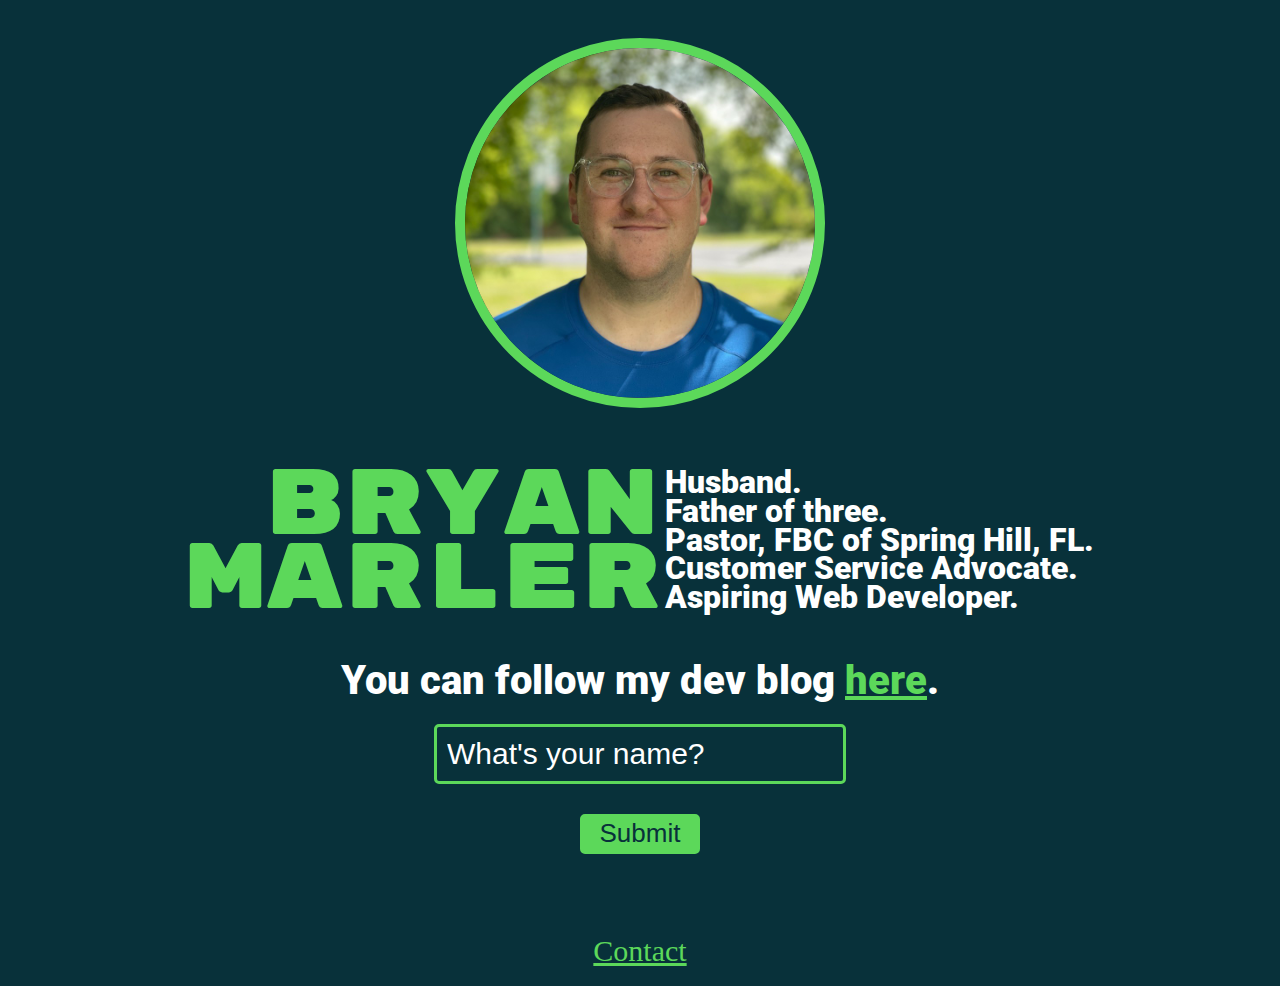
<file: index.html>
<!DOCTYPE html>
<html lang="en">
<head>
    <meta charset="UTF-8">
    <meta http-equiv="X-UA-Compatible" content="IE=edge">
    <meta name="viewport" content="width=device-width, initial-scale=1" /> 
    <link href="./style.css" rel="stylesheet">
    <script src="./scripts/script.js"></script>
    <title>Bryan Marler</title>
</head>
<body id="home">
    <img class="headshot" src="./images/header.jpeg">
    <div class="container">
        <div id="name">Bryan<br>Marler</div>
        <div></div>
        <div id="aboutMe">Husband. <br> Father of three. <br> Pastor, FBC of Spring Hill, FL. <br> Customer Service Advocate. <br> Aspiring Web Developer.</div>
    </div>
    <p id="blogLink">You can follow my dev blog <a href="./devblog.html">here</a>.</p>
    <input id="uname" type="text" placeholder="What's your name?">
    <button id="greetButton" onclick=greeting()>Submit</button>
    <p id="hello"></p>
</body>
<nav>
    <a href="./contact.html">Contact</a>
</nav>
</html>
</file>
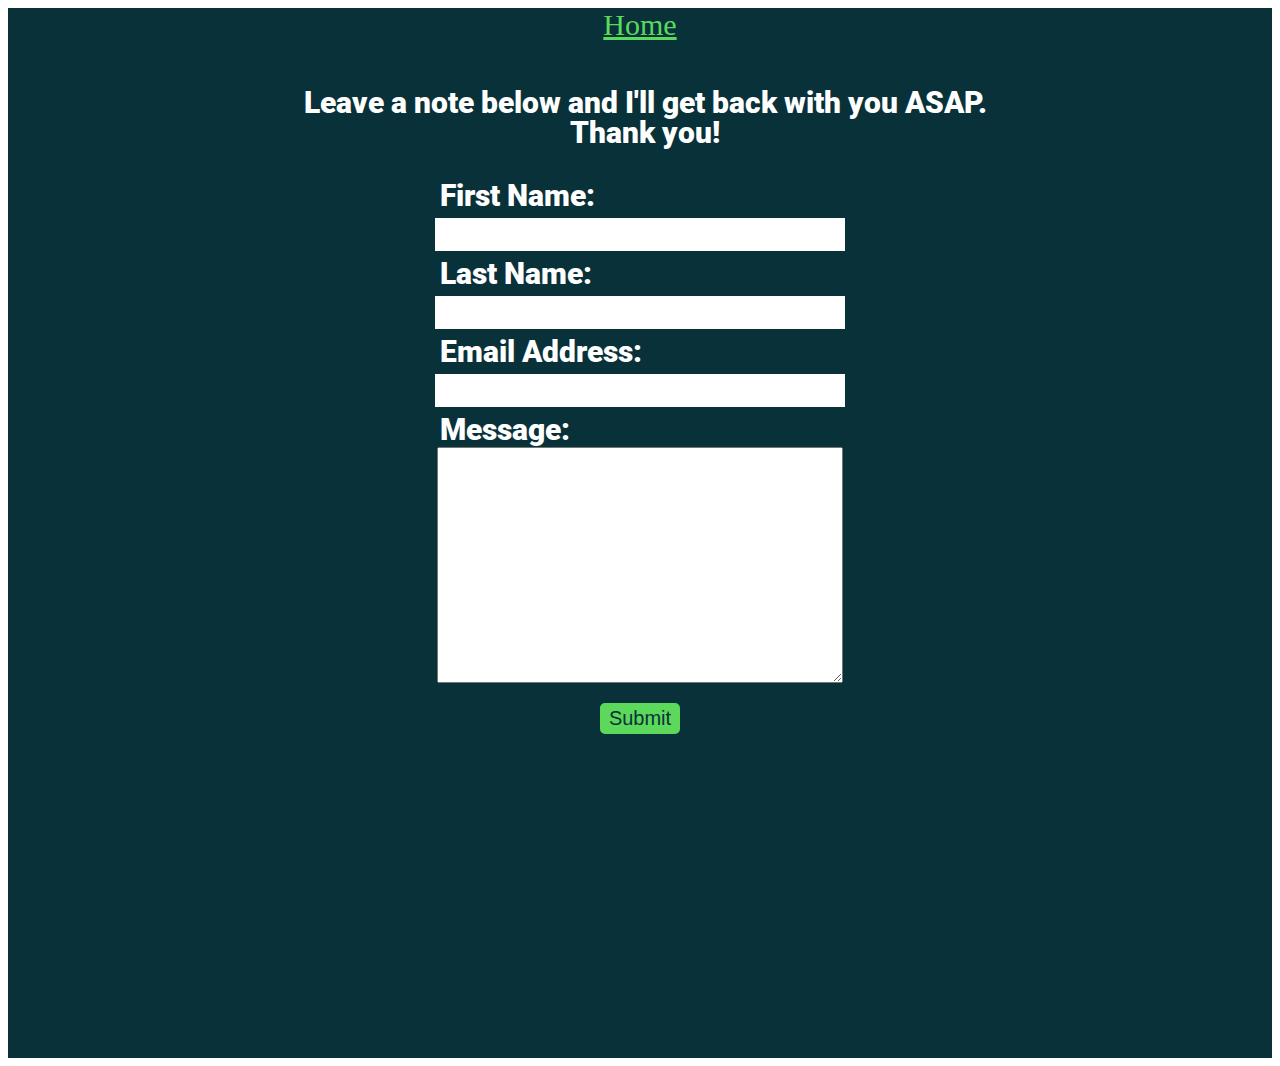
<file: contact.html>
<!DOCTYPE html>
<html lang="en">
<head>
    <meta charset="UTF-8">
    <meta http-equiv="X-UA-Compatible" content="IE=edge">
    <meta name="viewport" content="width=device-width, initial-scale=1.0">
    <link href="style.css" rel="stylesheet">
    <script src="/scripts/script.js"></script>
    <title>Contact Bryan</title>
</head>
<body>
    <div id="contactHead">
        <nav>
            <a href="./index.html">Home</a>
        </nav>
    </div>
    <div class="form">
        <div class="formRight">
            <p>Leave a note below and I'll get back with you
                ASAP. <br> Thank you!
            </p>
            <form id="contactForm">
                <label for="firstname">First Name:</label>
                <input type="text" id="fname" name="firstname" placeholder="First Name">
                <label for="lastname">Last Name:</label>
                <input type="text" id="lname" name="lastname" placeholder="Last Name">
                <label for="email">Email Address:</label>
                <input type="text" id="email" name="email" placeholder="Email Address">
                <label for="message">Message:</label>
                <textarea name="message" id="message" cols="30" rows="10" placeholder="Write your message here."></textarea>
                <button id="contactSubmit">Submit</button>
            </form>
        </div>
    </div>
</body>
</html>
</file>
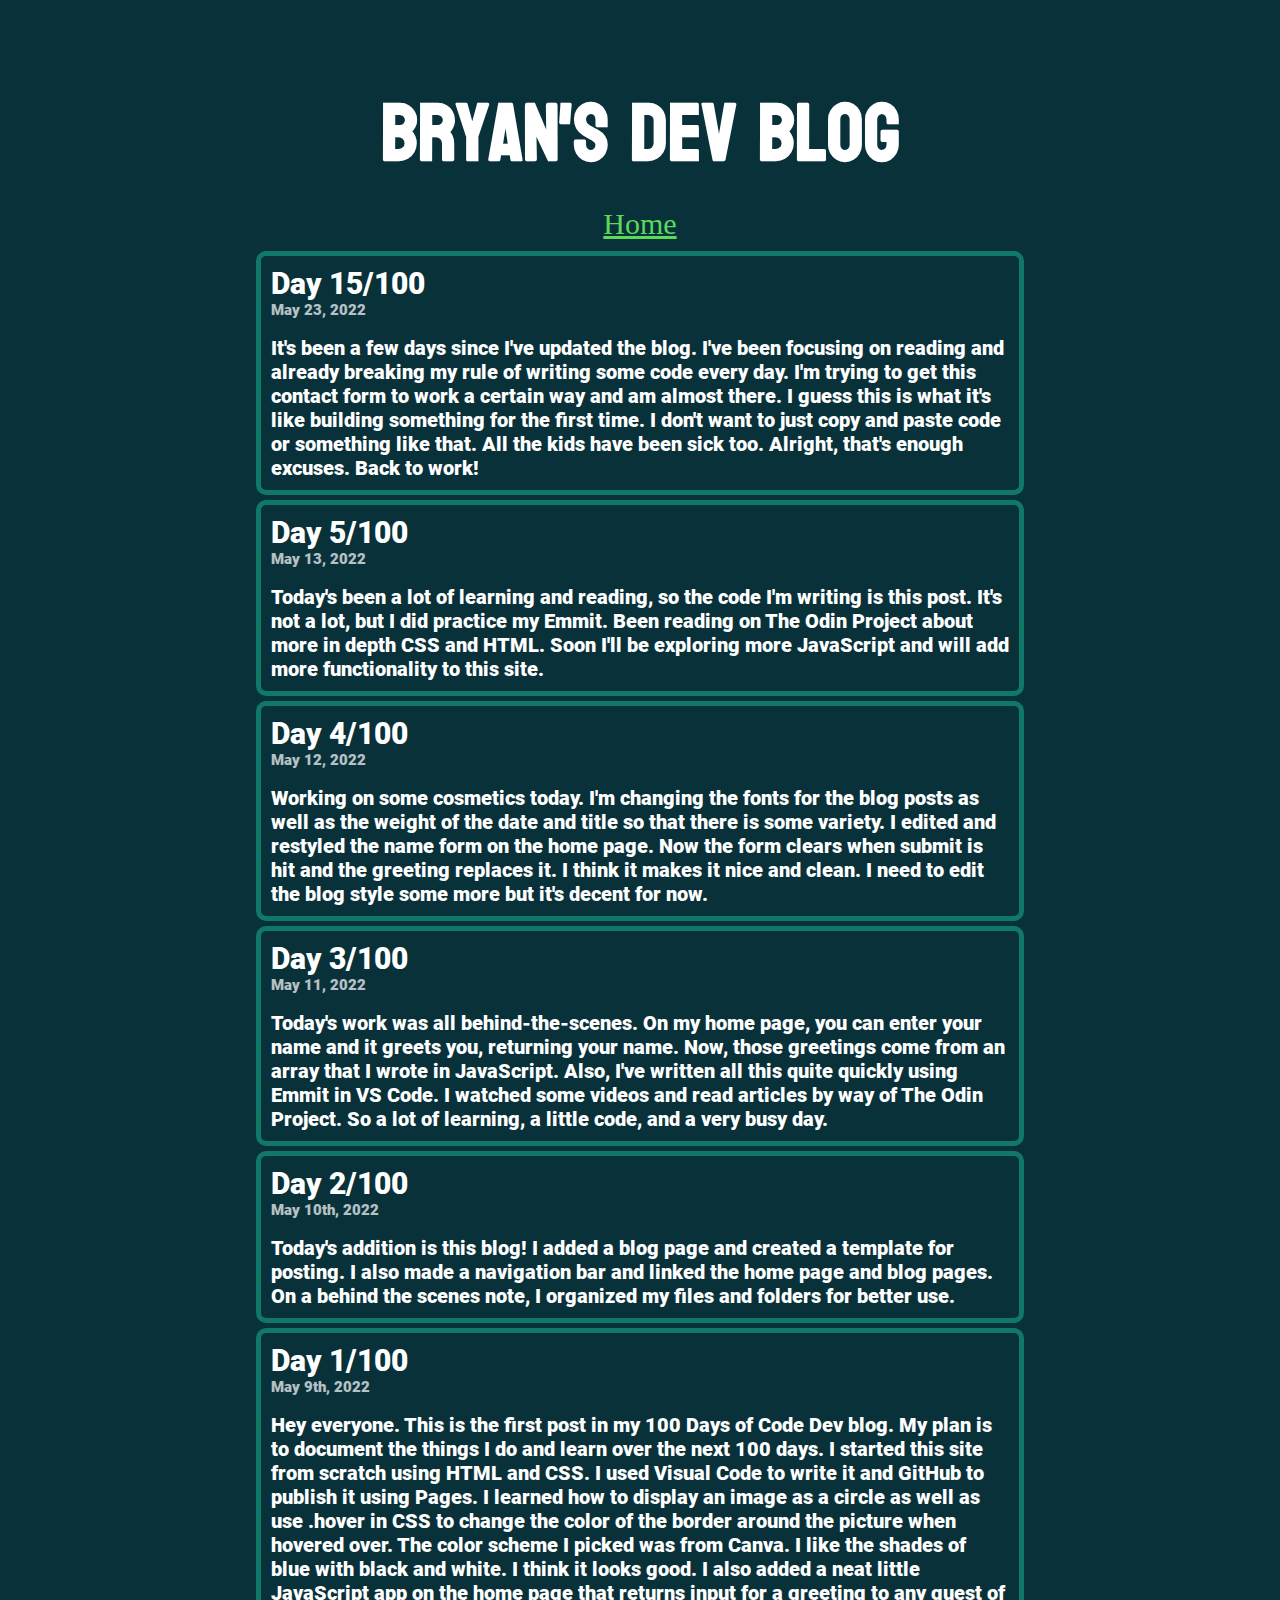
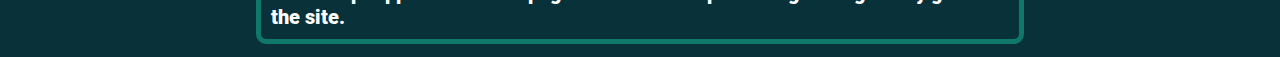
<file: devblog.html>
<!DOCTYPE html>
<html lang="en">
<head>
    <meta charset="UTF-8">
    <meta http-equiv="X-UA-Compatible" content="IE=edge">
    <meta name="viewport" content="width=device-width, initial-scale=1.0">
    <link href="style.css" rel="stylesheet">
    <script src="/scripts/script.js"></script>
    <title>Bryan's Dev Blog</title>
</head>
<body id="home">
    <header>
        <h1 id="blogTitle">Bryan's Dev Blog</h1>
    </header>
    <nav>
        <a href="index.html">Home</a>
    </nav>
    <div class="post">
        <div class="postHeader">
            <p id="postTitle"> Day 15/100</p>
            <p id="date">May 23, 2022</p>
        </div>
        <p id="postContent">
            It's been a few days since I've updated the blog. I've been focusing on reading and already
            breaking my rule of writing some code every day. I'm trying to get this contact form to work
            a certain way and am almost there. I guess this is what it's like building something for the first time.
            I don't want to just copy and paste code or something like that. All the kids have been sick too. Alright,
            that's enough excuses. Back to work!
        </p>
    </div>
    <div class="post">
        <div class="postHeader">
            <p id="postTitle">Day 5/100</p>
            <p id="date">May 13, 2022</p>
        </div>
        <p id="postContent">Today's been a lot of learning and reading, so the code I'm writing is this post. It's not a lot, but I did practice my Emmit.
            Been reading on The Odin Project about more in depth CSS and HTML. Soon I'll be exploring more JavaScript and will add more functionality to this site.
        </p>
    </div>
    <div class="post">
        <div class="postHeader">
            <p id="postTitle">Day 4/100</p>
            <p id="date">May 12, 2022</p>
            </div>
            <p id="postContent">Working on some cosmetics today. I'm changing the fonts for the blog posts as well as the weight of the date and title
                so that there is some variety. I edited and restyled the name form on the home page. Now the form clears when submit is hit and the greeting
                replaces it. I think it makes it nice and clean. I need to edit the blog style some more but it's decent for now.
            </p>
        </div>
    </div>
    <div class="post">
        <div class="postHeader">
            <p id="postTitle">Day 3/100</p>
            <p id="date">May 11, 2022</p>
        </div>
        <p id="postContent">Today's work was all behind-the-scenes. On my home page, you can enter your name and it greets you, returning your name.
            Now, those greetings come from an array that I wrote in JavaScript. Also, I've written all this quite quickly using Emmit in VS Code. 
            I watched some videos and read articles by way of The Odin Project. So a lot of learning, a little code, and a very busy day.
        </p>
    </div>
    <div class="post">
        <div class="postHeader">
            <p id="postTitle">Day 2/100</p>
            <p id="date">May 10th, 2022</p>
        </div>
        <p id="postContent">Today's addition is this blog! I added a blog page and created a template for posting. I also made a navigation bar and linked the home
            page and blog pages. On a behind the scenes note, I organized my files and folders for better use.
        </p>
    </div>
    <div class="post">
        <div class="postHeader">
            <p id="postTitle">Day 1/100</p>
            <p id="date">May 9th, 2022</p>
        </div>
        <p id="postContent">Hey everyone. This is the first post in my 100 Days of Code Dev blog. My plan is to document the things I do and learn over the next 100 days.
            I started this site from scratch using HTML and CSS. I used Visual Code to write it and GitHub to publish it using Pages. I learned how to display an image 
            as a circle as well as use .hover in CSS to change the color of the border around the picture when hovered over. The color scheme I picked was from Canva. 
            I like the shades of blue with black and white. I think it looks good. I also added a neat little JavaScript app on the home page that returns input for a
            greeting to any guest of the site.
        </p>
    </div>
</body>
</html>
</file>
<file: style.css>
@font-face {
    font-family: RubikMonoOne;
    src: url(./fonts/RubikMonoOne-Regular.ttf);
}

@font-face {
    font-family: RobotoBlack;
    src: url(./fonts/Roboto-Black.ttf);

}

@font-face {
    font-family: Koulen;
    src: url(./fonts/Koulen-Regular.ttf);
}


#home {
    background-color: #08313A;
}

#blogTitle {
    color: white;
    font-family: Koulen;
    font-size: 80px;;
    text-align: center;
    margin-bottom: 0;
}

#aboutMe {
    flex: 1;
    text-align: left;
    font-size: 32px;
    font-family: RobotoBlack;
    color: white;
    line-height: .9;
    padding-left: 5px;
}

#name {
    color: #5CD85A;
    font-family: RubikMonoOne;
    font-size: 93px;
    text-align: right;
    line-height: .8;
    flex: 1;
}


#blogLink {
    font-family: RobotoBlack;
    font-size: 40px;
    color: white;
    margin: 20px 0;
}

body {
    display: flex;
    justify-content: center;
    align-items: center;
    flex-direction: column;
}

a {
    color: #5CD85A;
}

#title {
    font-size: 40px;
    font-family: Helvetica;
    font-weight: bolder;
    color: #0C2D48;
}

.headshot {
    border: solid #5CD85A 10px;
    box-shadow: 5px;
    border-radius: 50%;
    margin-top: 30px;
    margin-bottom: 40px;
    height: 350px;
}

.headshot:hover {
    border: solid white 10px;
}

#about {
    font-size: 25px;
    width: 1200px;
    padding: 5px;
    color: #0C2D48;
    font-weight: normal;
}

.container {
    display: flex;
    justify-content: center;
    size: 100%;
    margin-bottom: 20px;
    margin-top: 20px;
}

#hello {
    color: white;
    font-size: 40px;
    font-family: RobotoBlack;
}

nav {
    font-size: 30px;
    padding-bottom: 10px;
    text-align: center;
}

.post {
    width: 60%;
    background-color:#08313A    ;
    border-radius: 10px;
    color:white;
    margin-bottom: 5px;
    font-family: RobotoBlack;
    border: solid #107869 5px;
    border-radius: 10px;

}

.postHeader {
    height: 80px;
    padding: 0 10px;
}

#date {
    align-self: center;
    margin: 0 0;
    font-size: 15px;
    opacity: .7;
    }

#postTitle {
    font-size: 30px;
    margin: 0 0;
    padding: 10px 0 0;
    font-weight: bold;
}

#postContent {
    text-align: left;
    font-size: 20px;
    padding: 0 10px 10px;
    margin: 0;
}

#home input[type=text]{
    background-color:#08313A;
    border-radius: 5px;
    border: solid #5CD85A 3px;
    font-size: 30px;
    padding: 10px;
    margin-bottom: 30px;
}

#home input[type=text]:focus {
    background-color: #5CD85A;
}

::placeholder {
    color: white;
}

#greetButton {
    width: 120px;
    height: 40px;
    background-color: #5CD85A;
    color: #08313A;
    border: solid #5CD85A 3px;
    border-radius: 5px;
    font-size: 26px;
}

/* Contact Form CSS */

#contactHead {
    width: 100%;
    height: 50px;;
    background-color: #08313A;
}
#contact {
    color: #08313A;
    text-align: right;
    font-size: 70px;
    font-family: RubikMonoOne;
    padding-right: 10px;
    line-height: .9;
}

.form {
    display: flex;
    flex-direction: row;
    height: 1000px;
    width: 100%;
}

.formLeft {
    background-color: #5CD85A;
    width: 40%;
}

.formRight {
    background-color: #08313A;
    width: 100%;
    display: flex;
    flex-direction: column;
}
.formRight p {
    color: white;
    font-family: RobotoBlack;
    font-size: 30px;
    padding-left: 10px;
    line-height: 1;
    text-align: center;
}

#contactForm {
    display: flex;
    flex-direction: column;
    align-items: center;
}

#contactForm input[type="text"] {
    width: 400px;
    font-size: 20px;
    padding: 0;
    border: 0;
    margin-bottom: 10px;
    padding: 5px;
    margin: 5px;
}

#contactForm label {
    width: 400px;
    font-size: 30px;
    color: white;
    font-family: RobotoBlack;

}

textarea {
    width: 400px;
    font-size: 20px;
}

#contactSubmit {
    background-color: #5CD85A;
    border: solid #5CD85A 3px;
    border-radius: 5px;
    color: #08313A;
    font-size: 20px;
    margin: 20px;
}

#contactSubmit:hover {
    background-color: white;
    color: #08313A;
    border: solid white 3px;
}
</file>
